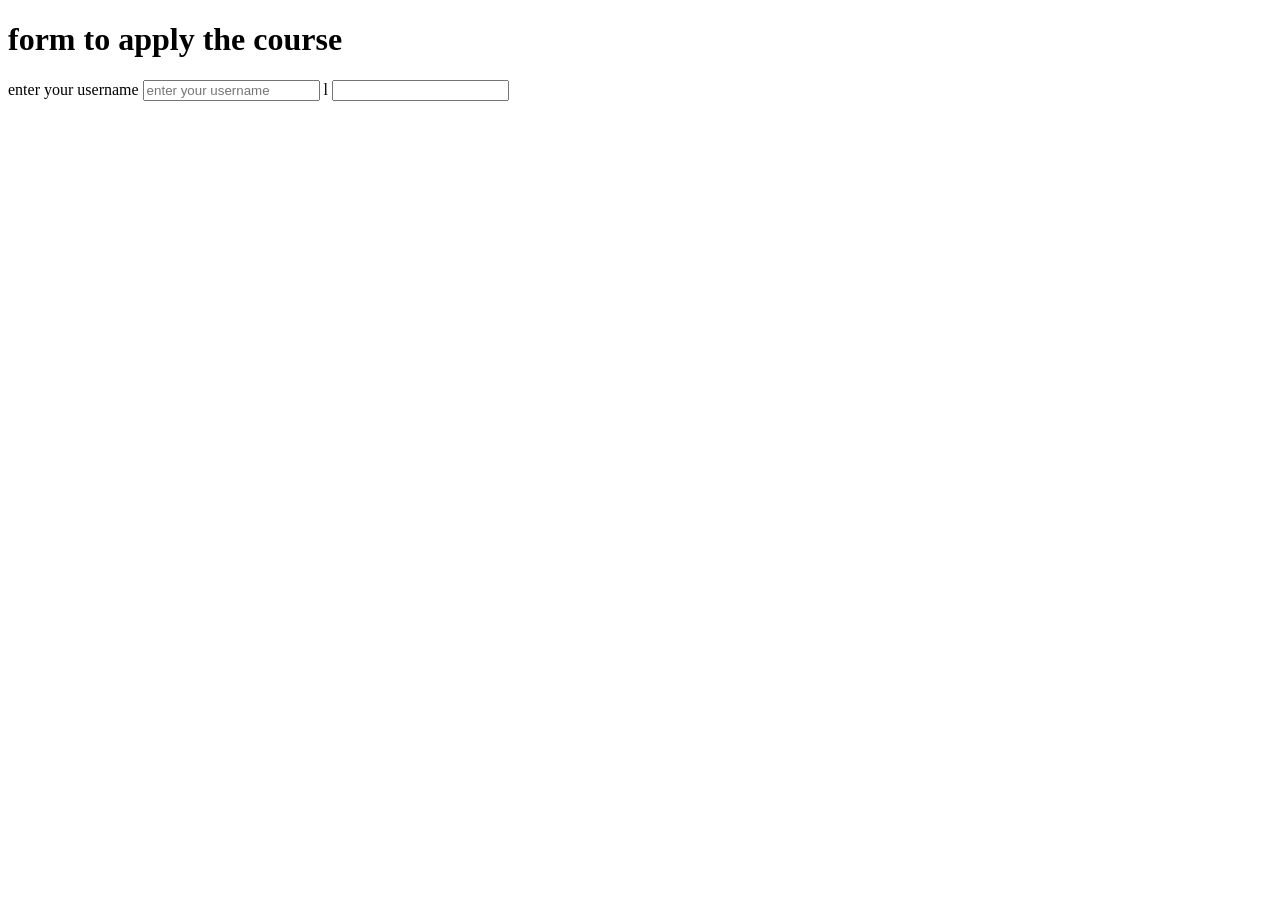
<file: .vscode/index.html>
<!DOCTYPE html>
<html lang="en">
<head>
    <meta charset="UTF-8">
    <meta name="viewport" content="width=device-width, initial-scale=1.0">
    <title>shiva form file</title>
</head>
<body>
         <h1>form to apply the course</h1>
         <form action="post"></form>
         <label for="username">enter your username</label>
         <input type="text" id="username" name="username" placeholder="enter your username" >
         l
</body>  <input type="text">
</html>
</file>
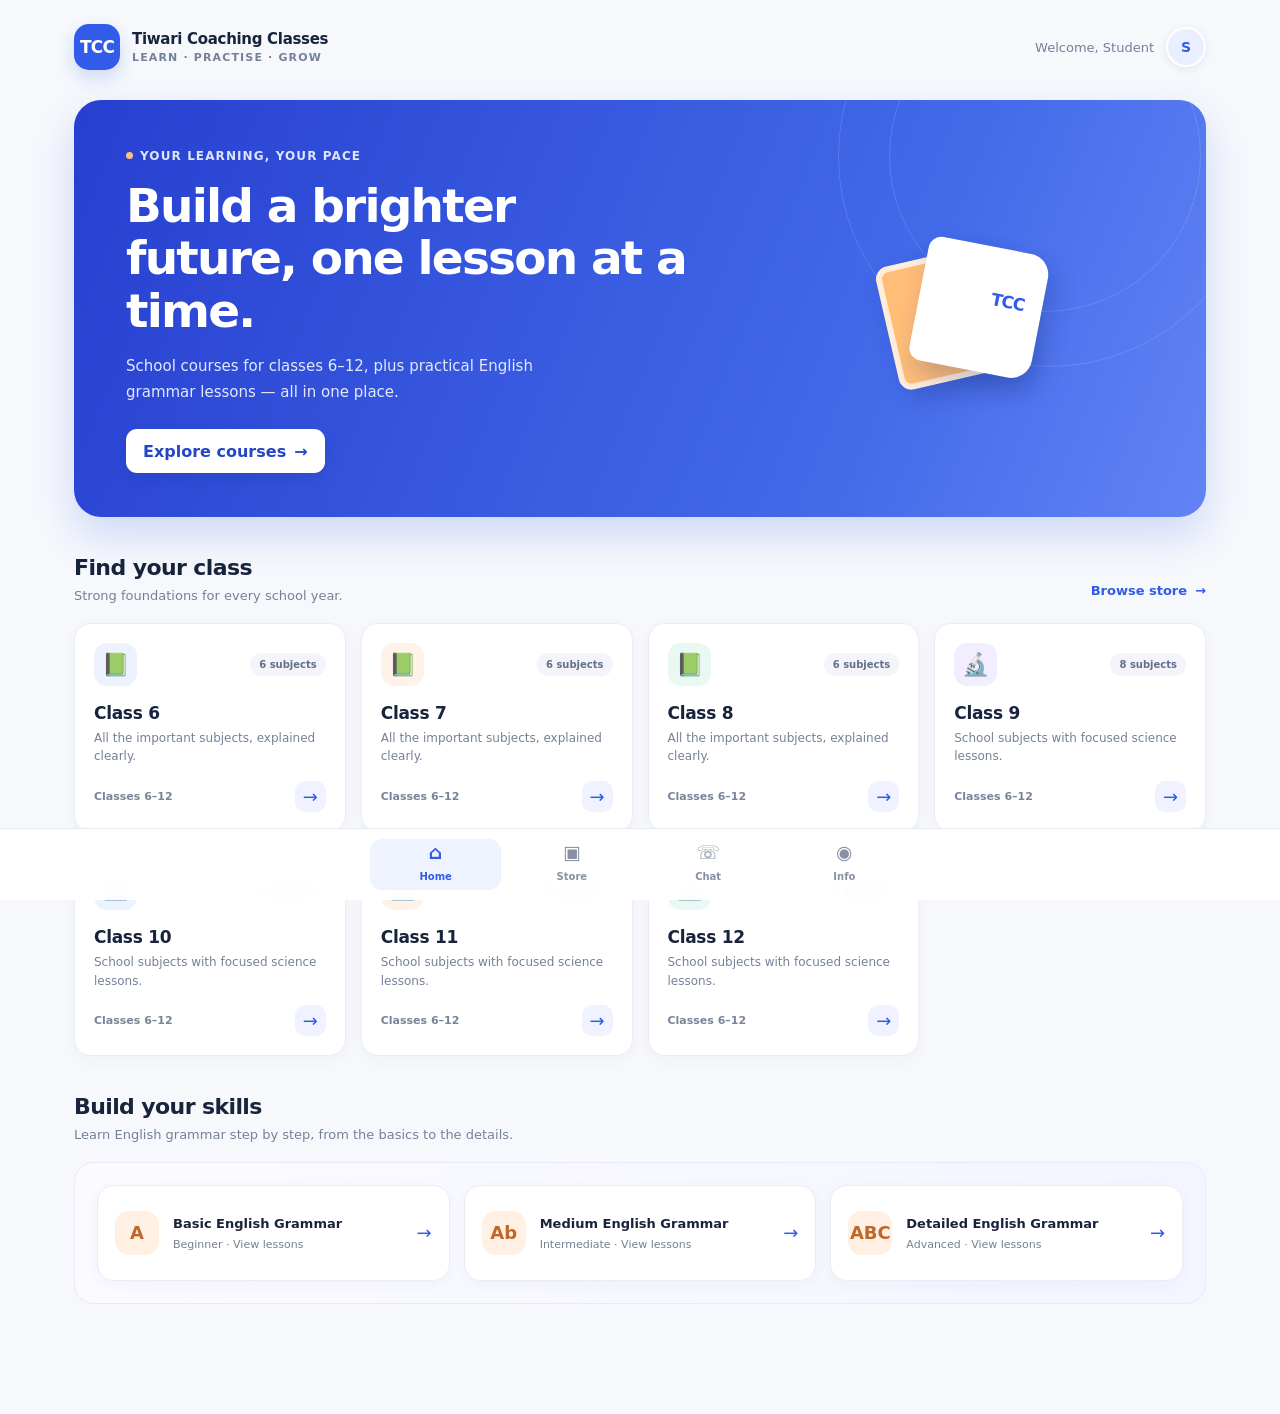
<file: .vscode/indexx.html>
<!DOCTYPE html>
<html lang="en">
<head>
  <meta charset="UTF-8">
  <meta name="viewport" content="width=device-width, initial-scale=1.0">
  <meta name="theme-color" content="#f6f8fc">
  <title>Tiwari Coaching Classes | TCC</title>
  <style>
    :root {
      color-scheme: light;
      --ink: #17243b;
      --muted: #758198;
      --blue: #315be8;
      --blue-dark: #2446c5;
      --pale-blue: #edf2ff;
      --orange: #ff9b54;
      --green: #168a68;
      --line: #e9edf4;
      --surface: #ffffff;
      --page: #f6f8fc;
      --shadow: 0 14px 40px rgba(39, 56, 94, .08);
    }

    * { box-sizing: border-box; }

    body {
      margin: 0;
      min-width: 320px;
      background: var(--page);
      color: var(--ink);
      font-family: Inter, ui-sans-serif, system-ui, -apple-system, BlinkMacSystemFont, "Segoe UI", sans-serif;
      -webkit-font-smoothing: antialiased;
    }

    button, input, select { font: inherit; }
    button { cursor: pointer; }
    button:focus-visible, input:focus-visible, select:focus-visible, a:focus-visible {
      outline: 3px solid rgba(49, 91, 232, .28);
      outline-offset: 2px;
    }

    .app-shell { max-width: 1200px; margin: 0 auto; padding: 24px 34px 110px; }
    .topbar { display: flex; align-items: center; justify-content: space-between; gap: 20px; margin-bottom: 30px; }
    .brand { display: inline-flex; align-items: center; gap: 12px; color: inherit; text-decoration: none; }
    .brand-mark {
      display: grid;
      width: 46px;
      height: 46px;
      place-items: center;
      border-radius: 15px;
      background: var(--blue);
      color: #fff;
      font-size: 17px;
      font-weight: 850;
      letter-spacing: -.8px;
      box-shadow: 0 8px 18px rgba(49, 91, 232, .2);
    }
    .brand-name { display: block; font-size: 15px; font-weight: 800; letter-spacing: -.3px; }
    .brand-caption { display: block; margin-top: 3px; color: var(--muted); font-size: 11px; font-weight: 600; letter-spacing: 1.15px; }
    .top-actions { display: flex; align-items: center; gap: 12px; }
    .welcome { color: var(--muted); font-size: 13px; }
    .avatar {
      display: grid;
      width: 40px;
      height: 40px;
      place-items: center;
      border: 2px solid #fff;
      border-radius: 50%;
      background: #e9efff;
      color: var(--blue);
      font-size: 14px;
      font-weight: 800;
      box-shadow: 0 2px 8px rgba(39, 56, 94, .09);
    }

    .hero {
      position: relative;
      display: grid;
      min-height: 294px;
      grid-template-columns: 1.25fr .75fr;
      align-items: center;
      overflow: hidden;
      padding: 44px 52px;
      border-radius: 27px;
      background: linear-gradient(112deg, #273fd0 0%, #426ae9 70%, #6283f5 100%);
      color: #fff;
      box-shadow: 0 18px 42px rgba(49, 91, 232, .2);
    }
    .hero::before, .hero::after { position: absolute; content: ""; border: 1px solid rgba(255,255,255,.13); border-radius: 50%; }
    .hero::before { top: -155px; right: -54px; width: 420px; height: 420px; }
    .hero::after { top: -100px; right: 5px; width: 310px; height: 310px; }
    .hero-copy { position: relative; z-index: 1; max-width: 610px; }
    .eyebrow { display: inline-flex; align-items: center; gap: 7px; margin-bottom: 17px; color: #dce5ff; font-size: 12px; font-weight: 750; letter-spacing: 1.1px; text-transform: uppercase; }
    .eyebrow-dot { width: 7px; height: 7px; border-radius: 50%; background: #ffbd83; }
    .hero h1 { max-width: 560px; margin: 0; font-size: clamp(30px, 4vw, 47px); line-height: 1.12; letter-spacing: -1.8px; }
    .hero p { max-width: 480px; margin: 17px 0 24px; color: #e2e9ff; font-size: 15px; line-height: 1.7; }
    .primary-button, .secondary-button, .text-button, .icon-button {
      display: inline-flex;
      align-items: center;
      justify-content: center;
      gap: 8px;
      border: 0;
      border-radius: 11px;
      font-weight: 750;
      transition: transform .16s ease, background .16s ease, box-shadow .16s ease;
    }
    .primary-button:hover, .secondary-button:hover { transform: translateY(-1px); }
    .primary-button { min-height: 44px; padding: 0 17px; background: #fff; color: var(--blue-dark); box-shadow: 0 5px 14px rgba(18, 35, 104, .13); }
    .hero-art { position: relative; z-index: 1; display: grid; place-items: center; min-height: 190px; }
    .book-stack { position: relative; width: 180px; height: 157px; }
    .book {
      position: absolute;
      display: grid;
      width: 123px;
      height: 126px;
      place-items: center;
      border: 6px solid rgba(255,255,255,.72);
      border-radius: 13px 21px 21px 13px;
      background: #ffc27e;
      color: #664c38;
      font-size: 46px;
      box-shadow: 8px 12px 24px rgba(18, 35, 104, .22);
    }
    .book.one { top: 24px; left: 15px; transform: rotate(-13deg); background: #ffbd78; }
    .book.two { top: 15px; right: 10px; transform: rotate(11deg); background: #fff; }
    .book-label { position: absolute; top: 62px; right: 27px; color: var(--blue); font-size: 17px; font-weight: 900; letter-spacing: -1px; transform: rotate(11deg); }

    .section { margin-top: 38px; }
    .section-heading { display: flex; align-items: end; justify-content: space-between; gap: 18px; margin-bottom: 17px; }
    .section-heading h2 { margin: 0; font-size: 22px; letter-spacing: -.6px; }
    .section-heading p { margin: 6px 0 0; color: var(--muted); font-size: 13px; line-height: 1.5; }
    .text-button { padding: 8px 0; background: transparent; color: var(--blue); font-size: 13px; }
    .class-grid { display: grid; grid-template-columns: repeat(4, minmax(0, 1fr)); gap: 15px; }
    .course-card, .skill-card, .panel, .store-card {
      border: 1px solid var(--line);
      border-radius: 17px;
      background: var(--surface);
      box-shadow: 0 4px 15px rgba(39, 56, 94, .035);
    }
    .course-card { min-height: 196px; padding: 19px; transition: transform .17s ease, box-shadow .17s ease; }
    .course-card:hover, .skill-card:hover { transform: translateY(-3px); box-shadow: var(--shadow); }
    .card-top { display: flex; align-items: center; justify-content: space-between; gap: 10px; }
    .grade-icon { display: grid; width: 43px; height: 43px; place-items: center; border-radius: 13px; background: var(--pale-blue); font-size: 22px; }
    .grade-icon.warm { background: #fff2e8; }
    .grade-icon.mint { background: #e9f8f2; }
    .grade-icon.lilac { background: #f2edff; }
    .tag { padding: 6px 9px; border-radius: 30px; background: #f3f5fa; color: #637089; font-size: 10px; font-weight: 750; white-space: nowrap; }
    .course-card h3 { margin: 17px 0 6px; font-size: 17px; letter-spacing: -.3px; }
    .course-card p { min-height: 37px; margin: 0; color: var(--muted); font-size: 12px; line-height: 1.55; }
    .card-footer { display: flex; align-items: center; justify-content: space-between; gap: 10px; margin-top: 15px; }
    .subject-count { color: #79849a; font-size: 11px; font-weight: 650; }
    .arrow-button { display: grid; width: 31px; height: 31px; place-items: center; border: 0; border-radius: 10px; background: #f0f3ff; color: var(--blue); font-size: 18px; }

    .skills-panel { padding: 22px; border: 1px solid #e9e9fa; border-radius: 20px; background: linear-gradient(110deg, #fbfaff, #f4f5ff); }
    .skill-grid { display: grid; grid-template-columns: repeat(3, minmax(0, 1fr)); gap: 14px; }
    .skill-card { display: flex; align-items: center; gap: 14px; min-height: 96px; padding: 17px; text-align: left; transition: transform .17s ease, box-shadow .17s ease; }
    .skill-icon { display: grid; flex: 0 0 44px; width: 44px; height: 44px; place-items: center; border-radius: 14px; background: #fff0e3; color: #bd672b; font-size: 18px; font-weight: 850; }
    .skill-card h3 { margin: 0 0 5px; color: var(--ink); font-size: 13px; line-height: 1.4; }
    .skill-card p { margin: 0; color: var(--muted); font-size: 11px; }
    .skill-arrow { margin-left: auto; color: var(--blue); font-size: 18px; }

    .view-panel { min-height: 450px; }
    .panel { padding: 25px; }
    .panel-title { margin: 0 0 7px; font-size: 23px; letter-spacing: -.6px; }
    .panel-subtitle { margin: 0 0 22px; color: var(--muted); font-size: 13px; line-height: 1.6; }
    .store-grid { display: grid; grid-template-columns: repeat(3, minmax(0, 1fr)); gap: 15px; }
    .store-card { overflow: hidden; }
    .store-card-head { padding: 19px 18px 15px; background: linear-gradient(135deg, #f0f4ff, #fafbff); }
    .store-card-head .grade-icon { margin-bottom: 14px; }
    .store-card h3 { margin: 0 0 5px; font-size: 16px; }
    .store-card p { margin: 0; color: var(--muted); font-size: 12px; line-height: 1.5; }
    .store-card-body { padding: 15px 18px 18px; }
    .price-row { display: flex; align-items: baseline; gap: 8px; margin-bottom: 13px; }
    .price { font-size: 21px; font-weight: 850; letter-spacing: -.5px; }
    .price-note { color: var(--muted); font-size: 11px; }
    .enroll-button { width: 100%; min-height: 39px; border: 0; border-radius: 10px; background: var(--blue); color: #fff; font-size: 12px; font-weight: 800; }
    .enroll-button.enrolled { background: #e8f7f1; color: var(--green); }

    .chat-layout { display: grid; grid-template-columns: minmax(200px, .7fr) 1.3fr; gap: 17px; }
    .teacher-card { display: flex; align-items: center; gap: 13px; padding: 17px; border: 1px solid var(--line); border-radius: 14px; background: #fff; }
    .teacher-avatar { display: grid; width: 44px; height: 44px; flex: 0 0 44px; place-items: center; border-radius: 50%; background: #e9f8f2; font-size: 22px; }
    .teacher-card h3 { margin: 0 0 4px; font-size: 13px; }
    .teacher-card p { margin: 0; color: var(--muted); font-size: 11px; }
    .online-dot { display: inline-block; width: 7px; height: 7px; margin-right: 4px; border-radius: 50%; background: #28b783; }
    .chat-box { display: flex; min-height: 365px; flex-direction: column; overflow: hidden; border: 1px solid var(--line); border-radius: 15px; background: #fff; }
    .chat-header { padding: 15px 18px; border-bottom: 1px solid var(--line); font-size: 13px; font-weight: 800; }
    .messages { display: flex; flex: 1; flex-direction: column; gap: 10px; overflow-y: auto; padding: 17px; }
    .message { max-width: 83%; align-self: flex-start; padding: 10px 12px; border-radius: 4px 13px 13px 13px; background: #f1f4fa; color: #33415d; font-size: 12px; line-height: 1.55; overflow-wrap: anywhere; }
    .message.mine { align-self: flex-end; border-radius: 13px 4px 13px 13px; background: var(--blue); color: #fff; }
    .message-time { display: block; margin-top: 4px; opacity: .68; font-size: 9px; }
    .chat-form { display: flex; gap: 9px; padding: 12px; border-top: 1px solid var(--line); }
    .chat-form input { min-width: 0; flex: 1; padding: 11px 12px; border: 1px solid var(--line); border-radius: 10px; color: var(--ink); }
    .send-button { min-width: 76px; border: 0; border-radius: 10px; background: var(--blue); color: #fff; font-weight: 750; }
    .chat-note { margin: 10px 0 0; color: var(--muted); font-size: 11px; }

    .profile-grid { display: grid; grid-template-columns: minmax(0, 1fr) minmax(280px, .9fr); gap: 18px; }
    .profile-form { display: grid; gap: 14px; }
    .field { display: grid; gap: 7px; }
    .field label { color: #526078; font-size: 12px; font-weight: 750; }
    .field input, .field select { width: 100%; min-height: 42px; padding: 10px 12px; border: 1px solid var(--line); border-radius: 10px; background: #fff; color: var(--ink); }
    .profile-form .primary-button { justify-self: start; background: var(--blue); color: #fff; }
    .admin-card { align-self: start; }
    .admin-card h3 { margin: 0 0 8px; font-size: 16px; }
    .admin-card > p { margin: 0 0 17px; color: var(--muted); font-size: 12px; line-height: 1.6; }
    .admin-tools { display: grid; gap: 13px; padding-top: 15px; border-top: 1px solid var(--line); }
    .file-input { width: 100%; padding: 10px; border: 1px dashed #ccd4e3; border-radius: 10px; background: #fafbfe; color: #65728a; font-size: 11px; }
    .admin-notice { margin-top: 14px; padding: 11px 12px; border-radius: 10px; background: #fff7ed; color: #885322; font-size: 11px; line-height: 1.55; }
    .form-message { min-height: 18px; margin: 0; color: var(--green); font-size: 12px; }
    .materials { display: grid; gap: 8px; margin-top: 14px; }
    .material { display: flex; align-items: center; gap: 10px; padding: 11px; border: 1px solid var(--line); border-radius: 11px; background: #fff; }
    .material-icon { display: grid; width: 35px; height: 35px; flex: 0 0 35px; place-items: center; border-radius: 10px; background: #f0f3ff; font-size: 16px; }
    .material-info { min-width: 0; flex: 1; }
    .material-info strong { display: block; overflow: hidden; font-size: 11px; text-overflow: ellipsis; white-space: nowrap; }
    .material-info span { display: block; margin-top: 3px; color: var(--muted); font-size: 10px; }
    .material a { color: var(--blue); font-size: 11px; font-weight: 750; text-decoration: none; }
    .empty-state { padding: 18px; border: 1px dashed #dce2ed; border-radius: 12px; color: var(--muted); font-size: 12px; line-height: 1.6; text-align: center; }

    .bottom-nav {
      position: fixed;
      z-index: 10;
      right: 0;
      bottom: 0;
      left: 0;
      display: flex;
      justify-content: center;
      padding: 10px 16px max(10px, env(safe-area-inset-bottom));
      border-top: 1px solid rgba(226, 231, 241, .88);
      background: rgba(255,255,255,.95);
      backdrop-filter: blur(14px);
    }
    .nav-inner { display: grid; width: min(100%, 540px); grid-template-columns: repeat(4, 1fr); gap: 5px; }
    .nav-button { display: grid; justify-items: center; gap: 4px; min-height: 51px; padding: 4px; border: 0; border-radius: 12px; background: transparent; color: #8791a4; font-size: 10px; font-weight: 700; }
    .nav-icon { font-size: 19px; line-height: 1; }
    .nav-button.active { background: #eff3ff; color: var(--blue); }

    dialog { width: min(580px, calc(100% - 28px)); max-height: min(84vh, 760px); padding: 0; overflow: auto; border: 0; border-radius: 20px; background: #fff; color: var(--ink); box-shadow: 0 25px 80px rgba(18, 31, 62, .28); }
    dialog::backdrop { background: rgba(19, 30, 53, .52); backdrop-filter: blur(3px); }
    .dialog-content { padding: 24px; }
    .dialog-top { display: flex; align-items: flex-start; justify-content: space-between; gap: 14px; }
    .dialog-top h2 { margin: 0 0 7px; font-size: 22px; letter-spacing: -.5px; }
    .dialog-top p { margin: 0; color: var(--muted); font-size: 12px; line-height: 1.55; }
    .icon-button { width: 34px; height: 34px; flex: 0 0 34px; border-radius: 10px; background: #f2f4f8; color: #69758b; font-size: 19px; }
    .dialog-content h3 { margin: 21px 0 10px; font-size: 13px; }
    .subject-list { display: flex; flex-wrap: wrap; gap: 8px; }
    .subject-button { display: inline-flex; align-items: center; gap: 8px; padding: 9px 11px; border: 1px solid transparent; border-radius: 9px; background: #f2f5fb; color: #526078; font-size: 11px; font-weight: 700; }
    .subject-button:hover { border-color: #d9e1ff; background: #eff3ff; color: var(--blue); }
    .subject-button span { color: var(--blue); font-size: 15px; }
    .subject-page-heading { display: flex; align-items: flex-start; justify-content: space-between; gap: 16px; margin-bottom: 20px; }
    .subject-page-heading h1 { margin: 10px 0 6px; font-size: clamp(25px, 4vw, 34px); letter-spacing: -.8px; }
    .subject-page-heading p { margin: 0; color: var(--muted); font-size: 13px; line-height: 1.6; }
    .subject-back { padding: 0; }
    .lesson-layout { display: grid; grid-template-columns: minmax(260px, .75fr) minmax(0, 1.25fr); gap: 18px; align-items: start; }
    .lesson-upload, .lesson-list { padding: 21px; }
    .lesson-upload h2, .lesson-list h2 { margin: 0 0 7px; font-size: 17px; letter-spacing: -.3px; }
    .lesson-upload > p, .lesson-list > p { margin: 0 0 17px; color: var(--muted); font-size: 12px; line-height: 1.6; }
    .upload-form { display: grid; gap: 13px; }
    .lesson-file { width: 100%; padding: 10px; border: 1px dashed #ccd4e3; border-radius: 10px; background: #fafbfe; color: #65728a; font-size: 11px; }
    .lesson-upload .enroll-button { min-height: 42px; }
    .lesson-item { overflow: hidden; margin-top: 12px; border: 1px solid var(--line); border-radius: 13px; background: #fff; }
    .lesson-item:first-child { margin-top: 0; }
    .lesson-preview { display: block; width: 100%; max-height: 380px; background: #17243b; }
    .lesson-preview.pdf { height: 380px; background: #f2f5fb; }
    .lesson-info { display: flex; align-items: center; justify-content: space-between; gap: 13px; padding: 13px 14px; }
    .lesson-info strong { display: block; overflow: hidden; font-size: 12px; text-overflow: ellipsis; }
    .lesson-info span { display: block; margin-top: 4px; color: var(--muted); font-size: 10px; }
    .download-link { display: inline-flex; flex: 0 0 auto; align-items: center; justify-content: center; min-height: 34px; padding: 0 11px; border-radius: 9px; background: #eff3ff; color: var(--blue); font-size: 11px; font-weight: 750; text-decoration: none; }
    .lesson-storage-note { margin-top: 15px; padding: 11px 12px; border-radius: 10px; background: #fff7ed; color: #885322; font-size: 11px; line-height: 1.55; }
    .dialog-actions { display: flex; justify-content: flex-end; margin-top: 18px; }
    .dialog-actions .enroll-button { width: auto; padding: 0 17px; }
    .status-toast { position: fixed; z-index: 20; right: 18px; bottom: 85px; max-width: min(380px, calc(100% - 36px)); padding: 12px 16px; border-radius: 12px; background: #17243b; color: #fff; font-size: 12px; line-height: 1.5; box-shadow: var(--shadow); }
    [hidden] { display: none !important; }

    @media (max-width: 840px) {
      .app-shell { padding: 20px 22px 105px; }
      .hero { padding: 36px; }
      .hero-art { transform: scale(.85); }
      .class-grid { grid-template-columns: repeat(3, minmax(0, 1fr)); }
      .store-grid { grid-template-columns: repeat(2, minmax(0, 1fr)); }
    }
    @media (max-width: 620px) {
      .app-shell { padding: 15px 15px 100px; }
      .topbar { margin-bottom: 20px; }
      .welcome { display: none; }
      .hero { min-height: 250px; grid-template-columns: 1fr; padding: 29px 24px; }
      .hero h1 { max-width: 420px; font-size: 34px; }
      .hero p { max-width: 410px; margin: 13px 0 18px; font-size: 13px; }
      .hero-art { position: absolute; right: -30px; bottom: -18px; min-height: 150px; opacity: .2; transform: scale(.75); }
      .hero-copy { z-index: 2; }
      .section { margin-top: 30px; }
      .section-heading h2 { font-size: 19px; }
      .class-grid { grid-template-columns: repeat(2, minmax(0, 1fr)); gap: 10px; }
      .course-card { min-height: 185px; padding: 14px; }
      .course-card h3 { margin-top: 13px; font-size: 15px; }
      .course-card p { font-size: 11px; }
      .skills-panel { padding: 14px; }
      .skill-grid { grid-template-columns: 1fr; gap: 9px; }
      .skill-card { min-height: 76px; padding: 12px; }
      .store-grid { grid-template-columns: 1fr; }
      .chat-layout, .profile-grid { grid-template-columns: 1fr; }
      .lesson-layout { grid-template-columns: 1fr; }
      .teacher-card { padding: 13px; }
      .panel { padding: 18px; }
      .section-heading { align-items: flex-start; }
    }
    @media (max-width: 380px) {
      .brand-name { font-size: 13px; }
      .brand-caption { font-size: 9px; }
      .class-grid { grid-template-columns: 1fr 1fr; }
      .course-card { padding: 12px; }
      .tag { padding: 5px 7px; font-size: 9px; }
    }
  </style>
</head>
<body>
  <div class="app-shell">
    <header class="topbar">
      <a class="brand" href="#" aria-label="Tiwari Coaching Classes home" data-nav="home">
        <span class="brand-mark">TCC</span>
        <span>
          <span class="brand-name">Tiwari Coaching Classes</span>
          <span class="brand-caption">LEARN · PRACTISE · GROW</span>
        </span>
      </a>
      <div class="top-actions">
        <span class="welcome" id="welcome-text">Welcome back!</span>
        <button class="avatar" id="open-profile" aria-label="Open your profile">S</button>
      </div>
    </header>

    <main>
      <section class="view-panel" id="home-view">
        <div class="hero">
          <div class="hero-copy">
            <div class="eyebrow"><span class="eyebrow-dot"></span> Your learning, your pace</div>
            <h1>Build a brighter future, one lesson at a time.</h1>
            <p>School courses for classes 6–12, plus practical English grammar lessons — all in one place.</p>
            <button class="primary-button" data-scroll="classes">Explore courses <span aria-hidden="true">→</span></button>
          </div>
          <div class="hero-art" aria-hidden="true">
            <div class="book-stack">
              <div class="book one">✦</div>
              <div class="book two"></div>
              <span class="book-label">TCC</span>
            </div>
          </div>
        </div>

        <section class="section" id="classes">
          <div class="section-heading">
            <div>
              <h2>Find your class</h2>
              <p>Strong foundations for every school year.</p>
            </div>
            <button class="text-button" data-nav="store">Browse store <span aria-hidden="true">→</span></button>
          </div>
          <div class="class-grid" id="class-grid"></div>
        </section>

        <section class="section">
          <div class="section-heading">
            <div>
              <h2>Build your skills</h2>
              <p>Learn English grammar step by step, from the basics to the details.</p>
            </div>
          </div>
          <div class="skills-panel"><div class="skill-grid" id="skill-grid"></div></div>
        </section>
      </section>

      <section class="view-panel" id="store-view" hidden>
        <div class="panel">
          <h1 class="panel-title">Course store</h1>
          <p class="panel-subtitle">Explore a course, check what it covers, and save your enrollment. Payment checkout can be connected when the app has a backend.</p>
          <div class="store-grid" id="store-grid"></div>
        </div>
      </section>

      <section class="view-panel" id="chat-view" hidden>
        <div class="panel">
          <h1 class="panel-title">Chat with a teacher</h1>
          <p class="panel-subtitle">Ask a question about your studies. Messages in this prototype are saved only in this browser.</p>
          <div class="chat-layout">
            <div>
              <div class="teacher-card">
                <div class="teacher-avatar" aria-hidden="true">👩‍🏫</div>
                <div><h3>TCC Teacher</h3><p><span class="online-dot"></span>Ready to help</p></div>
              </div>
              <p class="chat-note">Share the class and subject you need help with to get a useful answer.</p>
            </div>
            <div class="chat-box">
              <div class="chat-header">Your conversation</div>
              <div class="messages" id="messages" aria-live="polite"></div>
              <form class="chat-form" id="chat-form">
                <input id="chat-input" name="message" type="text" maxlength="500" placeholder="Write a message..." autocomplete="off" aria-label="Write a message" required>
                <button class="send-button" type="submit">Send</button>
              </form>
            </div>
          </div>
        </div>
      </section>

      <section class="view-panel" id="info-view" hidden>
        <div class="panel">
          <h1 class="panel-title">Your account</h1>
          <p class="panel-subtitle">Update your details and manage course materials.</p>
          <div class="profile-grid">
            <form class="profile-form" id="profile-form">
              <div class="field">
                <label for="profile-name">Your name</label>
                <input id="profile-name" name="name" type="text" maxlength="60" autocomplete="name" required>
              </div>
              <div class="field">
                <label for="profile-email">Email address</label>
                <input id="profile-email" name="email" type="email" maxlength="120" autocomplete="email" placeholder="you@example.com">
              </div>
              <div class="field">
                <label for="profile-class">Your class</label>
                <select id="profile-class" name="grade">
                  <option value="">Choose your class</option>
                  <option value="6">Class 6</option><option value="7">Class 7</option><option value="8">Class 8</option>
                  <option value="9">Class 9</option><option value="10">Class 10</option><option value="11">Class 11</option><option value="12">Class 12</option>
                </select>
              </div>
              <button class="primary-button" type="submit">Save details</button>
              <p class="form-message" id="profile-message" aria-live="polite"></p>
            </form>

            <aside class="panel admin-card">
              <h3>Subject materials</h3>
              <p>Add a lesson video or PDF to a specific subject. Students can open a class and choose a subject to view its materials.</p>
              <div class="empty-state" id="admin-lock">Admin uploads will be enabled after the server verifies Shivansh’s admin account. OTP sign-in and secure file storage are not connected yet.</div>
              <div class="admin-notice">Do not use a browser-only role or name as admin authentication. Phone OTP, admin permissions, and saved course files require a trusted backend.</div>
            </aside>
          </div>
        </div>
      </section>

      <section class="view-panel" id="subject-page-view" hidden>
        <div class="subject-page-heading">
          <div>
            <button class="text-button subject-back" id="back-to-course" type="button">← Back to subjects</button>
            <h1 id="subject-page-title">Subject lessons</h1>
            <p id="subject-page-description"></p>
          </div>
        </div>
        <div class="lesson-layout">
          <section class="panel lesson-upload">
            <h2>Upload a lesson</h2>
            <p>Add a video or PDF for students to view and download in this subject.</p>
            <form class="upload-form" id="lesson-upload-form">
              <div class="field">
                <label for="lesson-title">Lesson title</label>
                <input id="lesson-title" name="title" type="text" maxlength="100" placeholder="e.g. Introduction to fractions" required>
              </div>
              <div class="field">
                <label for="lesson-file">Video or PDF file</label>
                <input class="lesson-file" id="lesson-file" name="file" type="file" accept="video/*,.pdf,application/pdf" required>
              </div>
              <button class="enroll-button" type="submit">Upload to this subject</button>
              <p class="form-message" id="lesson-upload-message" aria-live="polite"></p>
            </form>
            <div class="lesson-storage-note">Demo uploads are stored only in this browser. This page has no admin authentication yet, so do not upload private content. Other students/devices cannot see these files without shared server storage.</div>
          </section>
          <section class="panel lesson-list">
            <h2>Videos &amp; PDFs</h2>
            <p>Open lessons here or download the original file.</p>
            <div id="subject-lessons" aria-live="polite"><div class="empty-state">Loading subject lessons…</div></div>
          </section>
        </div>
      </section>
    </main>
  </div>

  <nav class="bottom-nav" id="bottom-nav" aria-label="Main navigation">
    <div class="nav-inner">
      <button class="nav-button active" data-nav="home" aria-current="page"><span class="nav-icon" aria-hidden="true">⌂</span>Home</button>
      <button class="nav-button" data-nav="store"><span class="nav-icon" aria-hidden="true">▣</span>Store</button>
      <button class="nav-button" data-nav="chat"><span class="nav-icon" aria-hidden="true">☏</span>Chat</button>
      <button class="nav-button" data-nav="info"><span class="nav-icon" aria-hidden="true">◉</span>Info</button>
    </div>
  </nav>

  <dialog id="course-dialog" aria-labelledby="dialog-title">
    <div class="dialog-content" id="dialog-content"></div>
  </dialog>
  <div class="status-toast" id="status-toast" role="status" hidden></div>

  <script>
    const subjectsForGrade = (grade) => {
      const regular = ["Hindi", "English", "Science", "Social Science", "Computer", "Mathematics"];
      return grade >= 9
        ? ["Hindi", "English", "Physics", "Chemistry", "Biology", "Social Science", "Computer", "Mathematics"]
        : regular;
    };

    const courses = Array.from({ length: 7 }, (_, index) => {
      const grade = index + 6;
      return {
        id: `class-${grade}`,
        title: `Class ${grade}`,
        description: grade >= 9 ? "School subjects with focused science lessons." : "All the important subjects, explained clearly.",
        subjects: subjectsForGrade(grade),
        price: 799 + (grade - 6) * 100,
        kind: "class",
        icon: grade < 9 ? "📗" : "🔬"
      };
    });

    const skills = [
      { id: "grammar-basic", title: "Basic English Grammar", description: "Start with the building blocks.", price: 299, level: "Beginner", icon: "A" },
      { id: "grammar-medium", title: "Medium English Grammar", description: "Grow your grammar confidence.", price: 399, level: "Intermediate", icon: "Ab" },
      { id: "grammar-detailed", title: "Detailed English Grammar", description: "Explore grammar in greater depth.", price: 499, level: "Advanced", icon: "ABC" }
    ].map(skill => ({ ...skill, kind: "skill", subjects: ["English Grammar", skill.level] }));

    const catalog = [...courses, ...skills];
    const readState = (key, fallback) => {
      const value = localStorage.getItem(key);
      return value === null ? fallback : JSON.parse(value);
    };
    const state = {
      profile: readState("tcc-profile", { name: "Student", email: "", grade: "" }),
      enrolled: readState("tcc-enrolled", []),
      messages: readState("tcc-messages", []),
      uploads: [],
      materialUrls: [],
      activeSubject: null
    };
    let toastTimer;
    let materialDbPromise;

    const byId = (id) => document.getElementById(id);
    const escapeHtml = (value) => String(value).replace(/[&<>"']/g, character => ({
      "&": "&amp;", "<": "&lt;", ">": "&gt;", '"': "&quot;", "'": "&#39;"
    })[character]);

    function persist(key, value) {
      localStorage.setItem(key, JSON.stringify(value));
    }

    function showToast(message) {
      const toast = byId("status-toast");
      toast.textContent = message;
      toast.hidden = false;
      clearTimeout(toastTimer);
      toastTimer = setTimeout(() => { toast.hidden = true; }, 3400);
    }

    function renderHome() {
      byId("class-grid").innerHTML = courses.map((course, index) => `
        <article class="course-card">
          <div class="card-top"><span class="grade-icon ${["", "warm", "mint", "lilac"][index % 4]}">${course.icon}</span><span class="tag">${course.subjects.length} subjects</span></div>
          <h3>${course.title}</h3>
          <p>${escapeHtml(course.description)}</p>
          <div class="card-footer"><span class="subject-count">${course.kind === "class" ? "Classes 6–12" : ""}</span><button class="arrow-button" data-course="${course.id}" aria-label="Explore ${course.title}">→</button></div>
        </article>`).join("");

      byId("skill-grid").innerHTML = skills.map(skill => `
        <button class="skill-card" data-course="${skill.id}">
          <span class="skill-icon">${skill.icon}</span>
          <span><h3>${escapeHtml(skill.title)}</h3><p>${escapeHtml(skill.level)} · View lessons</p></span>
          <span class="skill-arrow" aria-hidden="true">→</span>
        </button>`).join("");
    }

    function renderStore() {
      byId("store-grid").innerHTML = catalog.map(course => {
        const enrolled = state.enrolled.includes(course.id);
        return `<article class="store-card">
          <div class="store-card-head"><span class="grade-icon ${course.kind === "skill" ? "warm" : ""}">${course.icon}</span><h3>${escapeHtml(course.title)}</h3><p>${escapeHtml(course.description)}</p></div>
          <div class="store-card-body"><div class="price-row"><span class="price">₹${course.price}</span><span class="price-note">course access</span></div>
            <button class="enroll-button ${enrolled ? "enrolled" : ""}" data-enroll="${course.id}">${enrolled ? "✓ Enrolled" : "Enroll in course"}</button>
          </div></article>`;
      }).join("");
    }

    function renderMessages() {
      const messages = byId("messages");
      if (!state.messages.length) {
        messages.innerHTML = '<div class="empty-state">No messages yet. Send your teacher a question to start chatting.</div>';
      } else {
        messages.innerHTML = state.messages.map(message => `
          <div class="message ${message.mine ? "mine" : ""}">${escapeHtml(message.text)}<span class="message-time">${escapeHtml(message.time)}</span></div>`).join("");
      }
      messages.scrollTop = messages.scrollHeight;
    }

    function renderProfile() {
      byId("welcome-text").textContent = `Welcome, ${state.profile.name || "Student"}`;
      byId("open-profile").textContent = (state.profile.name || "S").trim().charAt(0).toUpperCase();
      byId("profile-name").value = state.profile.name || "";
      byId("profile-email").value = state.profile.email || "";
      byId("profile-class").value = state.profile.grade || "";
    }

    function switchView(view) {
      ["home", "store", "chat", "info"].forEach(name => {
        byId(`${name}-view`).hidden = name !== view;
      });
      document.querySelectorAll(".nav-button").forEach(button => {
        const active = button.dataset.nav === view;
        button.classList.toggle("active", active);
        if (active) button.setAttribute("aria-current", "page");
        else button.removeAttribute("aria-current");
      });
      if (view === "store") renderStore();
      if (view === "chat") renderMessages();
      window.scrollTo({ top: 0, behavior: "smooth" });
    }

    function renderMaterials(courseId, subject) {
      const items = state.uploads.filter(item => item.courseId === courseId && item.subject === subject);
      if (!items.length) return '<div class="empty-state">No lesson videos or PDFs have been added to this subject yet.</div>';
      return `<div class="materials">${items.map(item => `
        <div class="material">
          <span class="material-icon">${item.type === "video" ? "▶" : "▤"}</span>
          <span class="material-info"><strong>${escapeHtml(item.title)}</strong><span>${item.type === "video" ? "Video lesson" : "PDF document"} · ${escapeHtml(item.fileName)}</span></span>
          <a href="${item.url}" ${item.type === "video" ? 'target="_blank" rel="noopener"' : "target=_blank"}>${item.type === "video" ? "Watch" : "Open"}</a>
        </div>`).join("")}</div>`;
    }

    function openMaterialDatabase() {
        if (!("indexedDB" in window)) return Promise.reject(new Error("This browser does not support local lesson storage."));
        if (materialDbPromise) return materialDbPromise;
        materialDbPromise = new Promise((resolve, reject) => {
          const request = indexedDB.open("tcc-subject-lessons", 1);
          request.onupgradeneeded = () => {
            const database = request.result;
            if (!database.objectStoreNames.contains("lessons")) {
              database.createObjectStore("lessons", { keyPath: "id", autoIncrement: true });
            }
          };
          request.onsuccess = () => resolve(request.result);
          request.onerror = () => reject(request.error || new Error("Could not open local lesson storage."));
          request.onblocked = () => reject(new Error("Lesson storage is busy in another tab. Close other TCC tabs and try again."));
        });
        return materialDbPromise;
    }

    async function saveLesson(lesson) {
        const database = await openMaterialDatabase();
        return new Promise((resolve, reject) => {
          const transaction = database.transaction("lessons", "readwrite");
          transaction.objectStore("lessons").add(lesson);
          transaction.oncomplete = () => resolve();
          transaction.onerror = () => reject(transaction.error || new Error("Could not save this lesson."));
          transaction.onabort = () => reject(transaction.error || new Error("Saving this lesson was cancelled."));
        });
    }

    async function readSubjectLessons(courseId, subject) {
        const database = await openMaterialDatabase();
        return new Promise((resolve, reject) => {
          const request = database.transaction("lessons", "readonly").objectStore("lessons").getAll();
          request.onsuccess = () => resolve(request.result
            .filter(item => item.courseId === courseId && item.subject === subject)
            .sort((first, second) => second.createdAt - first.createdAt));
          request.onerror = () => reject(request.error || new Error("Could not load this subject's lessons."));
        });
    }

    function openSubjectPage(courseId, subject, addHistory = true) {
        const course = catalog.find(item => item.id === courseId);
        if (!course || !course.subjects.includes(subject)) {
          showToast("That subject could not be found.");
          return;
        }
        if (byId("course-dialog").open) byId("course-dialog").close();
        const query = new URLSearchParams({ course: course.id, subject });
        if (addHistory) {
          history.replaceState({ returnToCourse: course.id }, "", location.href);
          history.pushState({ tccSubjectPage: true }, "", `${location.pathname}?${query}`);
        }
        state.activeSubject = { courseId, subject };
        byId("home-view").hidden = true;
        byId("store-view").hidden = true;
        byId("chat-view").hidden = true;
        byId("info-view").hidden = true;
        byId("subject-page-view").hidden = false;
        byId("bottom-nav").hidden = true;
        byId("subject-page-title").textContent = `${course.title} · ${subject}`;
        byId("subject-page-description").textContent = `Lessons and study materials for ${subject} in ${course.title}.`;
        byId("subject-lessons").innerHTML = '<div class="empty-state">Loading subject lessons…</div>';
        window.scrollTo({ top: 0 });
        renderSubjectLessons(courseId, subject);
    }

    async function renderSubjectLessons(courseId, subject) {
        state.materialUrls.forEach(url => URL.revokeObjectURL(url));
        state.materialUrls = [];
        try {
          const lessons = await readSubjectLessons(courseId, subject);
          if (!state.activeSubject || state.activeSubject.courseId !== courseId || state.activeSubject.subject !== subject) return;
          if (!lessons.length) {
            byId("subject-lessons").innerHTML = '<div class="empty-state">No lessons have been uploaded for this subject yet.</div>';
            return;
          }
          byId("subject-lessons").innerHTML = lessons.map(lesson => {
            const url = URL.createObjectURL(lesson.file);
            state.materialUrls.push(url);
            const preview = lesson.type === "video"
              ? `<video class="lesson-preview" controls preload="metadata" src="${url}">Your browser cannot play this video. Download the file to view it.</video>`
              : `<iframe class="lesson-preview pdf" src="${url}" title="${escapeHtml(lesson.title)} PDF preview"></iframe>`;
            return `<article class="lesson-item">
              ${preview}
              <div class="lesson-info">
                <div><strong>${escapeHtml(lesson.title)}</strong><span>${lesson.type === "video" ? "Video lesson" : "PDF document"} · ${escapeHtml(lesson.fileName)}</span></div>
                <a class="download-link" href="${url}" download="${escapeHtml(lesson.fileName)}">Download</a>
              </div>
            </article>`;
          }).join("");
        } catch (error) {
          byId("subject-lessons").innerHTML = `<div class="empty-state">${escapeHtml(error.message)} Try opening this page in a current Chrome or Edge browser.</div>`;
        }
    }

    function restoreAppView() {
        const params = new URLSearchParams(location.search);
        const courseId = params.get("course");
        const subject = params.get("subject");
        if (courseId && subject) {
          openSubjectPage(courseId, subject, false);
          return;
        }
        state.activeSubject = null;
        state.materialUrls.forEach(url => URL.revokeObjectURL(url));
        state.materialUrls = [];
        byId("subject-page-view").hidden = true;
        byId("bottom-nav").hidden = false;
        switchView("home");
        const course = history.state && history.state.returnToCourse;
        if (course) openCourse(course);
    }

    function openCourse(courseId, selectedSubject = "") {
      const course = catalog.find(item => item.id === courseId);
      if (!course) return;
      const enrolled = state.enrolled.includes(course.id);
      const hasSelectedSubject = course.subjects.includes(selectedSubject);
      const subjectContent = hasSelectedSubject ? `
        <button class="text-button" data-course-subjects="${course.id}"><span aria-hidden="true">←</span> All subjects</button>
        <h3>${escapeHtml(selectedSubject)} lessons</h3>
        ${renderMaterials(course.id, selectedSubject)}` : `
        <h3>Choose a subject to open lessons</h3>
        <div class="subject-list">${course.subjects.map(subject => `
          <button class="subject-button" data-subject-course="${course.id}" data-subject="${escapeHtml(subject)}">${escapeHtml(subject)}<span aria-hidden="true">→</span></button>`).join("")}
        </div>`;
      byId("dialog-content").innerHTML = `
        <div class="dialog-top">
          <div><h2 id="dialog-title">${escapeHtml(course.title)}</h2><p>${escapeHtml(course.description)}</p></div>
          <button class="icon-button" data-close-dialog aria-label="Close course details">×</button>
        </div>
        ${subjectContent}
        <div class="dialog-actions"><button class="enroll-button ${enrolled ? "enrolled" : ""}" data-enroll="${course.id}">${enrolled ? "✓ Enrolled" : `Enroll · ₹${course.price}`}</button></div>`;
      if (!byId("course-dialog").open) byId("course-dialog").showModal();
    }

    function toggleEnrollment(courseId) {
      const course = catalog.find(item => item.id === courseId);
      if (!course) return;
      if (state.enrolled.includes(courseId)) {
        showToast(`You’re already enrolled in ${course.title}.`);
        return;
      }
      state.enrolled.push(courseId);
      persist("tcc-enrolled", state.enrolled);
      renderStore();
      if (byId("course-dialog").open) openCourse(courseId);
      showToast(`Enrollment saved for ${course.title}. Connect checkout to accept real payments.`);
    }

    document.addEventListener("click", event => {
      const target = event.target instanceof Element ? event.target : null;
      if (!target) return;
      const nav = target.closest("[data-nav]");
      if (nav) { event.preventDefault(); switchView(nav.dataset.nav); return; }
      const subjectButton = target.closest("[data-subject-course]");
      if (subjectButton) {
        openSubjectPage(subjectButton.dataset.subjectCourse, subjectButton.dataset.subject);
        return;
      }
      const backToSubjects = target.closest("[data-course-subjects]");
      if (backToSubjects) {
        openCourse(backToSubjects.dataset.courseSubjects);
        return;
      }
      const courseButton = target.closest("[data-course]");
      if (courseButton) { openCourse(courseButton.dataset.course); return; }
      const enrollButton = target.closest("[data-enroll]");
      if (enrollButton) { toggleEnrollment(enrollButton.dataset.enroll); return; }
      if (target.closest("[data-close-dialog]")) byId("course-dialog").close();
      if (target.closest("[data-scroll]")) byId(target.closest("[data-scroll]").dataset.scroll).scrollIntoView({ behavior: "smooth" });
    });

    byId("course-dialog").addEventListener("click", event => {
      if (event.target === byId("course-dialog")) byId("course-dialog").close();
    });
    byId("back-to-course").addEventListener("click", () => {
      if (history.state && history.state.tccSubjectPage) {
        history.back();
      } else {
        const courseId = state.activeSubject && state.activeSubject.courseId;
        history.replaceState(null, "", location.pathname);
        restoreAppView();
        if (courseId) openCourse(courseId);
      }
    });
    window.addEventListener("popstate", restoreAppView);
    byId("open-profile").addEventListener("click", () => switchView("info"));
    byId("profile-form").addEventListener("submit", event => {
      event.preventDefault();
      const form = new FormData(event.currentTarget);
      state.profile = {
        name: String(form.get("name") || "").trim(),
        email: String(form.get("email") || "").trim(),
        grade: String(form.get("grade") || "")
      };
      persist("tcc-profile", state.profile);
      renderProfile();
      byId("profile-message").textContent = "Your details have been saved in this browser.";
    });

    byId("chat-form").addEventListener("submit", event => {
      event.preventDefault();
      const input = byId("chat-input");
      const text = input.value.trim();
      if (!text) return;
      state.messages.push({
        text,
        mine: true,
        time: new Intl.DateTimeFormat(undefined, { hour: "numeric", minute: "2-digit" }).format(new Date())
      });
      persist("tcc-messages", state.messages);
      input.value = "";
      renderMessages();
    });

    byId("lesson-upload-form").addEventListener("submit", async event => {
      event.preventDefault();
      const form = event.currentTarget;
      const message = byId("lesson-upload-message");
      const file = byId("lesson-file").files[0];
      const title = byId("lesson-title").value.trim();
      if (!state.activeSubject) {
        message.textContent = "Open a subject before adding a lesson.";
        return;
      }
      if (!title || !file) {
        message.textContent = "Enter a lesson title and choose a video or PDF.";
        return;
      }
      const isPdf = file.type === "application/pdf" || file.name.toLowerCase().endsWith(".pdf");
      const isVideo = file.type.startsWith("video/") || /\.(mp4|webm|ogv|mov|m4v)$/i.test(file.name);
      if (!isPdf && !isVideo) {
        message.textContent = "Choose a PDF document or a video file.";
        return;
      }
      const course = catalog.find(item => item.id === state.activeSubject.courseId);
      const subject = state.activeSubject.subject;
      const button = form.querySelector("button[type='submit']");
      button.disabled = true;
      button.textContent = "Saving…";
      message.textContent = "";
      try {
        await saveLesson({
          courseId: state.activeSubject.courseId,
          subject,
          title,
          fileName: file.name,
          type: isVideo ? "video" : "pdf",
          file,
          createdAt: Date.now()
        });
        form.reset();
        message.textContent = `“${title}” was saved for ${course.title} ${subject}.`;
        await renderSubjectLessons(state.activeSubject.courseId, subject);
      } catch (error) {
        message.textContent = `Could not save this file: ${error.message}`;
      } finally {
        button.disabled = false;
        button.textContent = "Upload to this subject";
      }
    });

    renderHome();
    renderProfile();
    renderMessages();
    restoreAppView();
  </script>
</body>
</html>
</file>
